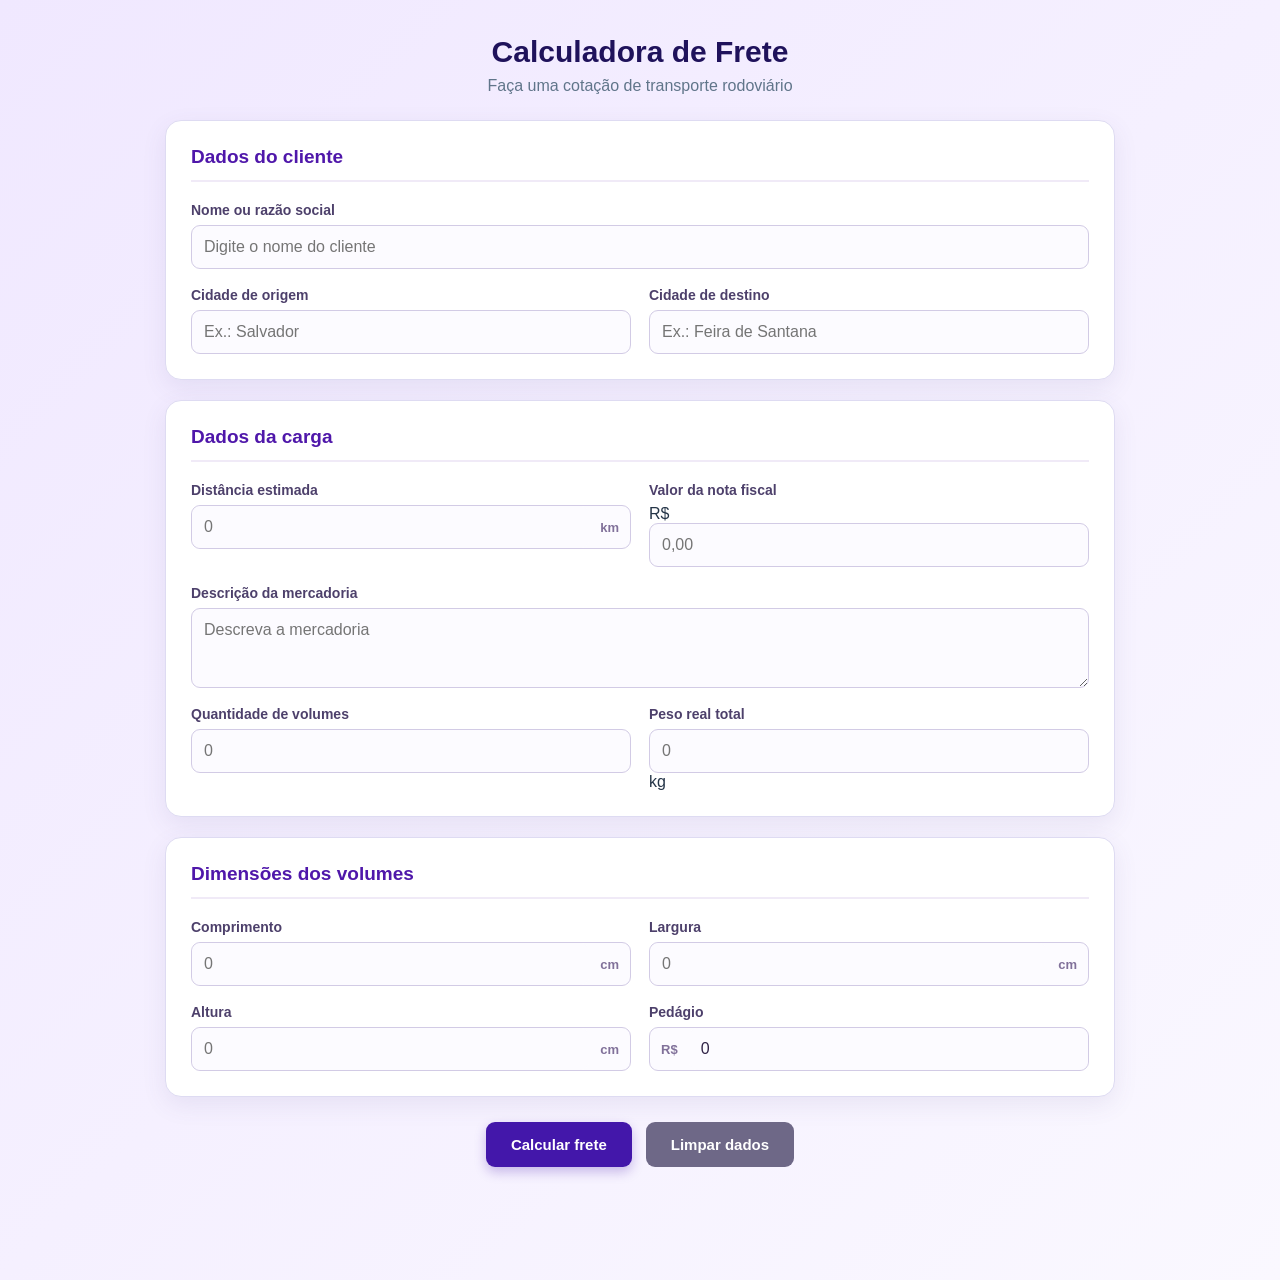
<file: index.html>
<!DOCTYPE html>
<html lang="pt-BR">
<head>
    <meta charset="UTF-8">
    <meta name="viewport" content="width=device-width, initial-scale=1.0">
    <title>Cotação de Frete</title>
    <link rel="stylesheet" href="style.css">
</head>
<body>
    <main class="container">
        <header class="cabecalho">
            <div>
                <h1><strong>Calculadora de Frete </strong></h1>
                <p>Faça uma cotação de transporte rodoviário</p>
            </div>
        </header>

        <form class="formulario" onsubmit="event.preventDefault(); calcularFrete();">
            <section class="card">
                <h2>Dados do cliente</h2>

                <div class="grid">
                    <div class="campo campoGrande">
                        <label for="cliente">Nome ou razão social</label>
                        <input type="text" id="cliente" placeholder="Digite o nome do cliente">
                    </div>

                    <div class="campo">
                        <label for="origem">Cidade de origem</label>
                        <input type="text" id="origem" placeholder="Ex.: Salvador">
                    </div>

                    <div class="campo">
                        <label for="destino">Cidade de destino</label>
                        <input type="text" id="destino" placeholder="Ex.: Feira de Santana">
                    </div>
                </div>
            </section>

            <section class="card">
                <h2>Dados da carga</h2>

                <div class="grid">
                    <div class="campo">
                        <label for="distancia">Distância estimada</label>
                        <div class="entradaUnidade">
                            <input type="number" id="distancia" min="1" step="0.01" placeholder="0">
                            <span>km</span>
                        </div>
                    </div>

                    <div class="campo">
                        <label for="valorNota">Valor da nota fiscal</label>
                        <div class="entrada-unidade">
                            <span>R$</span>
                            <input type="number" id="valorNota" min="0" step="0.01" placeholder="0,00">
                        </div>
                    </div>

                    <div class="campo campoGrande">
                        <label for="mercadoria">Descrição da mercadoria</label>
                        <textarea id="mercadoria" rows="3" placeholder="Descreva a mercadoria"></textarea>
                    </div>

                    <div class="campo">
                        <label for="quantidadeVolumes">Quantidade de volumes</label>
                        <input type="number" id="quantidadeVolumes" min="1" step="1" placeholder="0">
                    </div>

                    <div class="campo">
                        <label for="pesoReal">Peso real total</label>
                        <div class="entrada-unidade">
                            <input type="number" id="pesoReal" min="0.01" step="0.01" placeholder="0">
                            <span>kg</span>
                        </div>
                    </div>
                </div>
            </section>

            <section class="card">
                <h2>Dimensões dos volumes</h2>

                <div class="grid">
                    <div class="campo">
                        <label for="comprimento">Comprimento</label>
                        <div class="entradaUnidade">
                            <input type="number" id="comprimento" min="0.01" step="0.01" placeholder="0">
                            <span>cm</span>
                        </div>
                    </div>

                    <div class="campo">
                        <label for="largura">Largura</label>
                        <div class="entradaUnidade">
                            <input type="number" id="largura" min="0.01" step="0.01" placeholder="0">
                            <span>cm</span>
                        </div>
                    </div>

                    <div class="campo">
                        <label for="altura">Altura</label>
                        <div class="entradaUnidade">
                            <input type="number" id="altura" min="0.01" step="0.01" placeholder="0">
                            <span>cm</span>
                        </div>
                    </div>

                    <div class="campo">
                        <label for="pedagio">Pedágio</label>
                        <div class="entradaUnidade">
                            <span>R$</span>
                            <input type="number" id="pedagio" min="0" step="0.01" value="0">
                        </div>
                    </div>
                </div>
            </section>

            <div class="botoes">
                <button type="submit" class="btnCalcular">Calcular frete</button>
                <button type="button" class="btnLimpar" onclick="limparDados()">Limpar dados</button>
            </div>
        </form>

        <section id="resultado" class="resultado"></section>

        <footer>
            <p> </p>
        </footer>
    </main>

    <script src="script.js"></script>
</body>
</html>
</file>
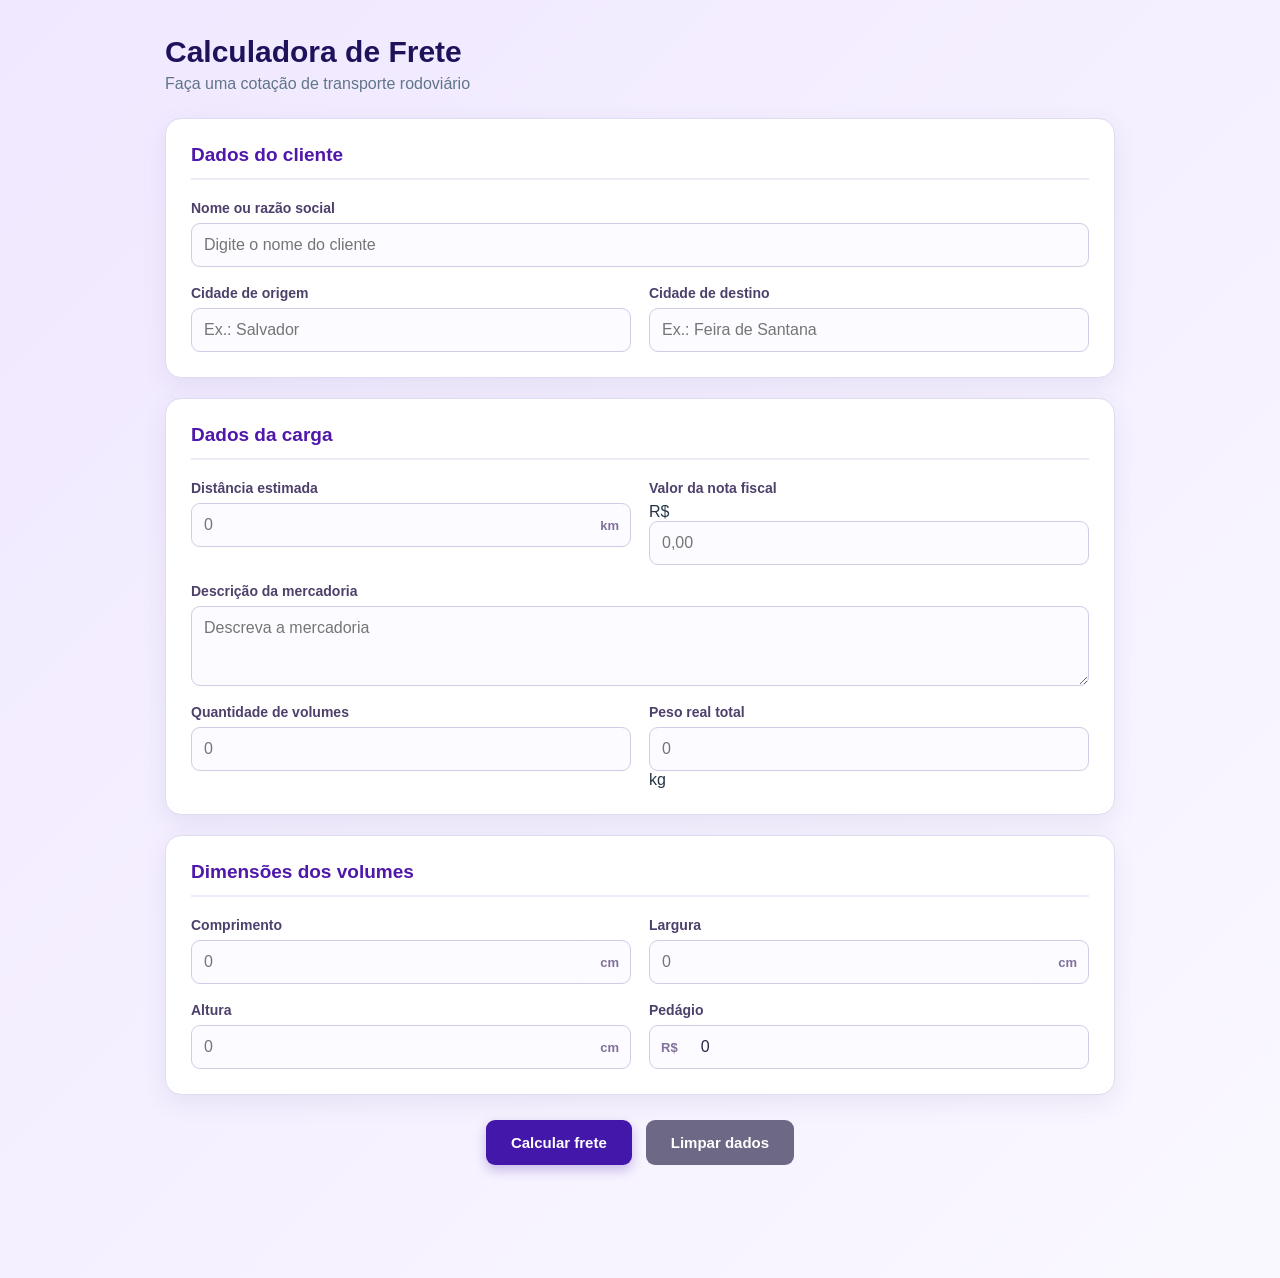
<file: calcularF.html>
<!DOCTYPE html>
<html lang="pt-BR">
<head>
    <meta charset="UTF-8">
    <meta name="viewport" content="width=device-width, initial-scale=1.0">
    <title>Calculadora de Frete</title>
    <link rel="stylesheet" href="calcularF.css">
</head>
<body>
    <main class="container">
        <header class="cabecalho">
            <div>
                <h1><strong>Calculadora de Frete </strong></h1>
                <p>Faça uma cotação de transporte rodoviário</p>
            </div>
        </header>

        <form class="formulario" onsubmit="event.preventDefault(); calcularFrete();">
            <section class="card">
                <h2>Dados do cliente</h2>

                <div class="grid">
                    <div class="campo campoGrande">
                        <label for="cliente">Nome ou razão social</label>
                        <input type="text" id="cliente" placeholder="Digite o nome do cliente">
                    </div>

                    <div class="campo">
                        <label for="origem">Cidade de origem</label>
                        <input type="text" id="origem" placeholder="Ex.: Salvador">
                    </div>

                    <div class="campo">
                        <label for="destino">Cidade de destino</label>
                        <input type="text" id="destino" placeholder="Ex.: Feira de Santana">
                    </div>
                </div>
            </section>

            <section class="card">
                <h2>Dados da carga</h2>

                <div class="grid">
                    <div class="campo">
                        <label for="distancia">Distância estimada</label>
                        <div class="entradaUnidade">
                            <input type="number" id="distancia" min="1" step="0.01" placeholder="0">
                            <span>km</span>
                        </div>
                    </div>

                    <div class="campo">
                        <label for="valorNota">Valor da nota fiscal</label>
                        <div class="entrada-unidade">
                            <span>R$</span>
                            <input type="number" id="valorNota" min="0" step="0.01" placeholder="0,00">
                        </div>
                    </div>

                    <div class="campo campoGrande">
                        <label for="mercadoria">Descrição da mercadoria</label>
                        <textarea id="mercadoria" rows="3" placeholder="Descreva a mercadoria"></textarea>
                    </div>

                    <div class="campo">
                        <label for="quantidadeVolumes">Quantidade de volumes</label>
                        <input type="number" id="quantidadeVolumes" min="1" step="1" placeholder="0">
                    </div>

                    <div class="campo">
                        <label for="pesoReal">Peso real total</label>
                        <div class="entrada-unidade">
                            <input type="number" id="pesoReal" min="0.01" step="0.01" placeholder="0">
                            <span>kg</span>
                        </div>
                    </div>
                </div>
            </section>

            <section class="card">
                <h2>Dimensões dos volumes</h2>

                <div class="grid">
                    <div class="campo">
                        <label for="comprimento">Comprimento</label>
                        <div class="entradaUnidade">
                            <input type="number" id="comprimento" min="0.01" step="0.01" placeholder="0">
                            <span>cm</span>
                        </div>
                    </div>

                    <div class="campo">
                        <label for="largura">Largura</label>
                        <div class="entradaUnidade">
                            <input type="number" id="largura" min="0.01" step="0.01" placeholder="0">
                            <span>cm</span>
                        </div>
                    </div>

                    <div class="campo">
                        <label for="altura">Altura</label>
                        <div class="entradaUnidade">
                            <input type="number" id="altura" min="0.01" step="0.01" placeholder="0">
                            <span>cm</span>
                        </div>
                    </div>

                    <div class="campo">
                        <label for="pedagio">Pedágio</label>
                        <div class="entradaUnidade">
                            <span>R$</span>
                            <input type="number" id="pedagio" min="0" step="0.01" value="0">
                        </div>
                    </div>
                </div>
            </section>

            <div class="botoes">
                <button type="submit" class="btnCalcular">Calcular frete</button>
                <button type="button" class="btnLimpar" onclick="limparDados()">Limpar dados</button>
            </div>
        </form>

        <section id="resultado" class="resultado"></section>

        <footer>
            <p> </p>
        </footer>
    </main>

    <script src="calcularF.js"></script>
</body>
</html>
</file>
<file: style.css>
* {
    box-sizing: border-box;
}

body {
    margin: 0;
    min-height: 100vh;
    font-family: Arial, Helvetica, sans-serif;
    color: #243447;
    background: linear-gradient(135deg, #f0e8ff, #faf8ff);
}

.container {
    width: min(950px, 92%);
    margin: 35px auto;
}

.cabecalho {
    align-items: center;
    gap: 18px;
    margin-bottom: 25px;
    display: block;
    text-align: center;
}

h1 {
    margin: 0;
    color: #1f125b;
    font-size: 30px;
}

.cabecalho p {
    margin: 6px 0 0;
    color: #60758a;
    margin-top: 8px;
}

.card {
    margin-bottom: 20px;
    padding: 25px;
    border: 1px solid #dedbf2;
    border-radius: 16px;
    background: #ffffff;
    box-shadow: 0 8px 25px #56498518;
}

.card h2 {
    margin: 0 0 20px;
    padding-bottom: 12px;
    border-bottom: 2px solid #f0eaf7;
    color: #4f17aa;
    font-size: 19px;
}

.grid {
    display: grid;
    grid-template-columns: repeat(2, 1fr);
    gap: 18px;
}

.campo {
    display: flex;
    flex-direction: column;
    gap: 7px;
}

.campoGrande {
    grid-column: span 2;
}

label {
    color: #4d406b;
    font-size: 14px;
    font-weight: bold;
}

input,
textarea {
    width: 100%;
    border: 1px solid #d2cbe5;
    border-radius: 9px;
    outline: none;
    padding: 12px;
    color: #312447;
    background: #fcfbff;
    font: inherit;
    transition: 0.2s;
}

textarea {
    resize: vertical;
}

input:focus,
textarea:focus {
    border-color: #4a17aa;
    background: #fff;
    box-shadow: 0 0 0 3px #4a17aa22;
}

.entradaUnidade {
    display: flex;
    align-items: center;
    overflow: hidden;
    border: 1px solid #d2cbe5;
    border-radius: 9px;
    background: #fcfbff;
}

.entradaUnidade input {
    border: 0;
    box-shadow: none;
}

.entradaUnidade span {
    padding: 0 11px;
    color: #81719a;
    font-size: 13px;
    font-weight: bold;
}

.botoes {
    display: flex;
    justify-content: center;
    gap: 14px;
    margin: 25px 0;
}

button {
    border: 0;
    border-radius: 9px;
    padding: 14px 25px;
    color: white;
    cursor: pointer;
    font-size: 15px;
    font-weight: bold;
    transition: 0.2s;
}

button:hover {
    transform: translateY(-2px);
    filter: brightness(1.08);
}

.btnCalcular {
    background: #4317aa;
    box-shadow: 0 5px 12px #4317aa44;
}

.btnLimpar {
    background: #6e6887;
}

.resultado {
    padding: 25px;
    border-left: 5px solid #7225a5;
    border-radius: 14px;
    background: #ffffff;
    box-shadow: 0 8px 25px #59498518;
}

.resultado:empty {
    display: none;
}

.resultado h2 {
    margin-top: 0;
    color: #4f17aa;
}

.resultado h3 {
    margin-top: 20px;
    padding-top: 15px;
    border-top: 1px solid #e0dbf2;
    color: #4f17aa;
}

footer {
    padding: 20px;
    text-align: center;
    color: #95719a;
    font-size: 13px;
}

@media (max-width: 650px) {
    .container {
        width: 94%;
        margin: 20px auto;
    }

    .grid {
        grid-template-columns: 1fr;
    }

    .campo-grande {
        grid-column: span 1;
    }

    .botoes {
        flex-direction: column;
    }

    button {
        width: 100%;
    }

    h1 {
        font-size: 24px;
    }
}
</file>
<file: calcularF.css>
* {
    box-sizing: border-box;
}

body {
    margin: 0;
    min-height: 100vh;
    font-family: Arial, Helvetica, sans-serif;
    color: #243447;
    background: linear-gradient(135deg, #f0e8ff, #faf8ff);
}

.container {
    width: min(950px, 92%);
    margin: 35px auto;
}

.cabecalho {
    display: flex;
    align-items: center;
    gap: 18px;
    margin-bottom: 25px;
}

.icone {
    display: grid;
    width: 62px;
    height: 62px;
    place-items: center;
    border-radius: 16px;
    font-size: 32px;
    background: #4317aa;
    box-shadow: 0 8px 18px #1769aa44;
}

h1 {
    margin: 0;
    color: #1f125b;
    font-size: 30px;
}

.cabecalho p {
    margin: 6px 0 0;
    color: #60758a;
}

.card {
    margin-bottom: 20px;
    padding: 25px;
    border: 1px solid #dedbf2;
    border-radius: 16px;
    background: #ffffff;
    box-shadow: 0 8px 25px #56498518;
}

.card h2 {
    margin: 0 0 20px;
    padding-bottom: 12px;
    border-bottom: 2px solid #f0eaf7;
    color: #4f17aa;
    font-size: 19px;
}

.grid {
    display: grid;
    grid-template-columns: repeat(2, 1fr);
    gap: 18px;
}

.campo {
    display: flex;
    flex-direction: column;
    gap: 7px;
}

.campoGrande {
    grid-column: span 2;
}

label {
    color: #4d406b;
    font-size: 14px;
    font-weight: bold;
}

input,
textarea {
    width: 100%;
    border: 1px solid #d2cbe5;
    border-radius: 9px;
    outline: none;
    padding: 12px;
    color: #312447;
    background: #fcfbff;
    font: inherit;
    transition: 0.2s;
}

textarea {
    resize: vertical;
}

input:focus,
textarea:focus {
    border-color: #4a17aa;
    background: #fff;
    box-shadow: 0 0 0 3px #4a17aa22;
}

.entradaUnidade {
    display: flex;
    align-items: center;
    overflow: hidden;
    border: 1px solid #d2cbe5;
    border-radius: 9px;
    background: #fcfbff;
}

.entradaUnidade input {
    border: 0;
    box-shadow: none;
}

.entradaUnidade span {
    padding: 0 11px;
    color: #81719a;
    font-size: 13px;
    font-weight: bold;
}

.botoes {
    display: flex;
    justify-content: center;
    gap: 14px;
    margin: 25px 0;
}

button {
    border: 0;
    border-radius: 9px;
    padding: 14px 25px;
    color: white;
    cursor: pointer;
    font-size: 15px;
    font-weight: bold;
    transition: 0.2s;
}

button:hover {
    transform: translateY(-2px);
    filter: brightness(1.08);
}

.btnCalcular {
    background: #4317aa;
    box-shadow: 0 5px 12px #4317aa44;
}

.btnLimpar {
    background: #6e6887;
}

.resultado {
    padding: 25px;
    border-left: 5px solid #7225a5;
    border-radius: 14px;
    background: #ffffff;
    box-shadow: 0 8px 25px #59498518;
}

.resultado:empty {
    display: none;
}

.resultado h2 {
    margin-top: 0;
    color: #4f17aa;
}

.resultado h3 {
    margin-top: 20px;
    padding-top: 15px;
    border-top: 1px solid #e0dbf2;
    color: #4f17aa;
}

footer {
    padding: 20px;
    text-align: center;
    color: #95719a;
    font-size: 13px;
}

@media (max-width: 650px) {
    .container {
        width: 94%;
        margin: 20px auto;
    }

    .grid {
        grid-template-columns: 1fr;
    }

    .campo-grande {
        grid-column: span 1;
    }

    .botoes {
        flex-direction: column;
    }

    button {
        width: 100%;
    }

    h1 {
        font-size: 24px;
    }
}
</file>
